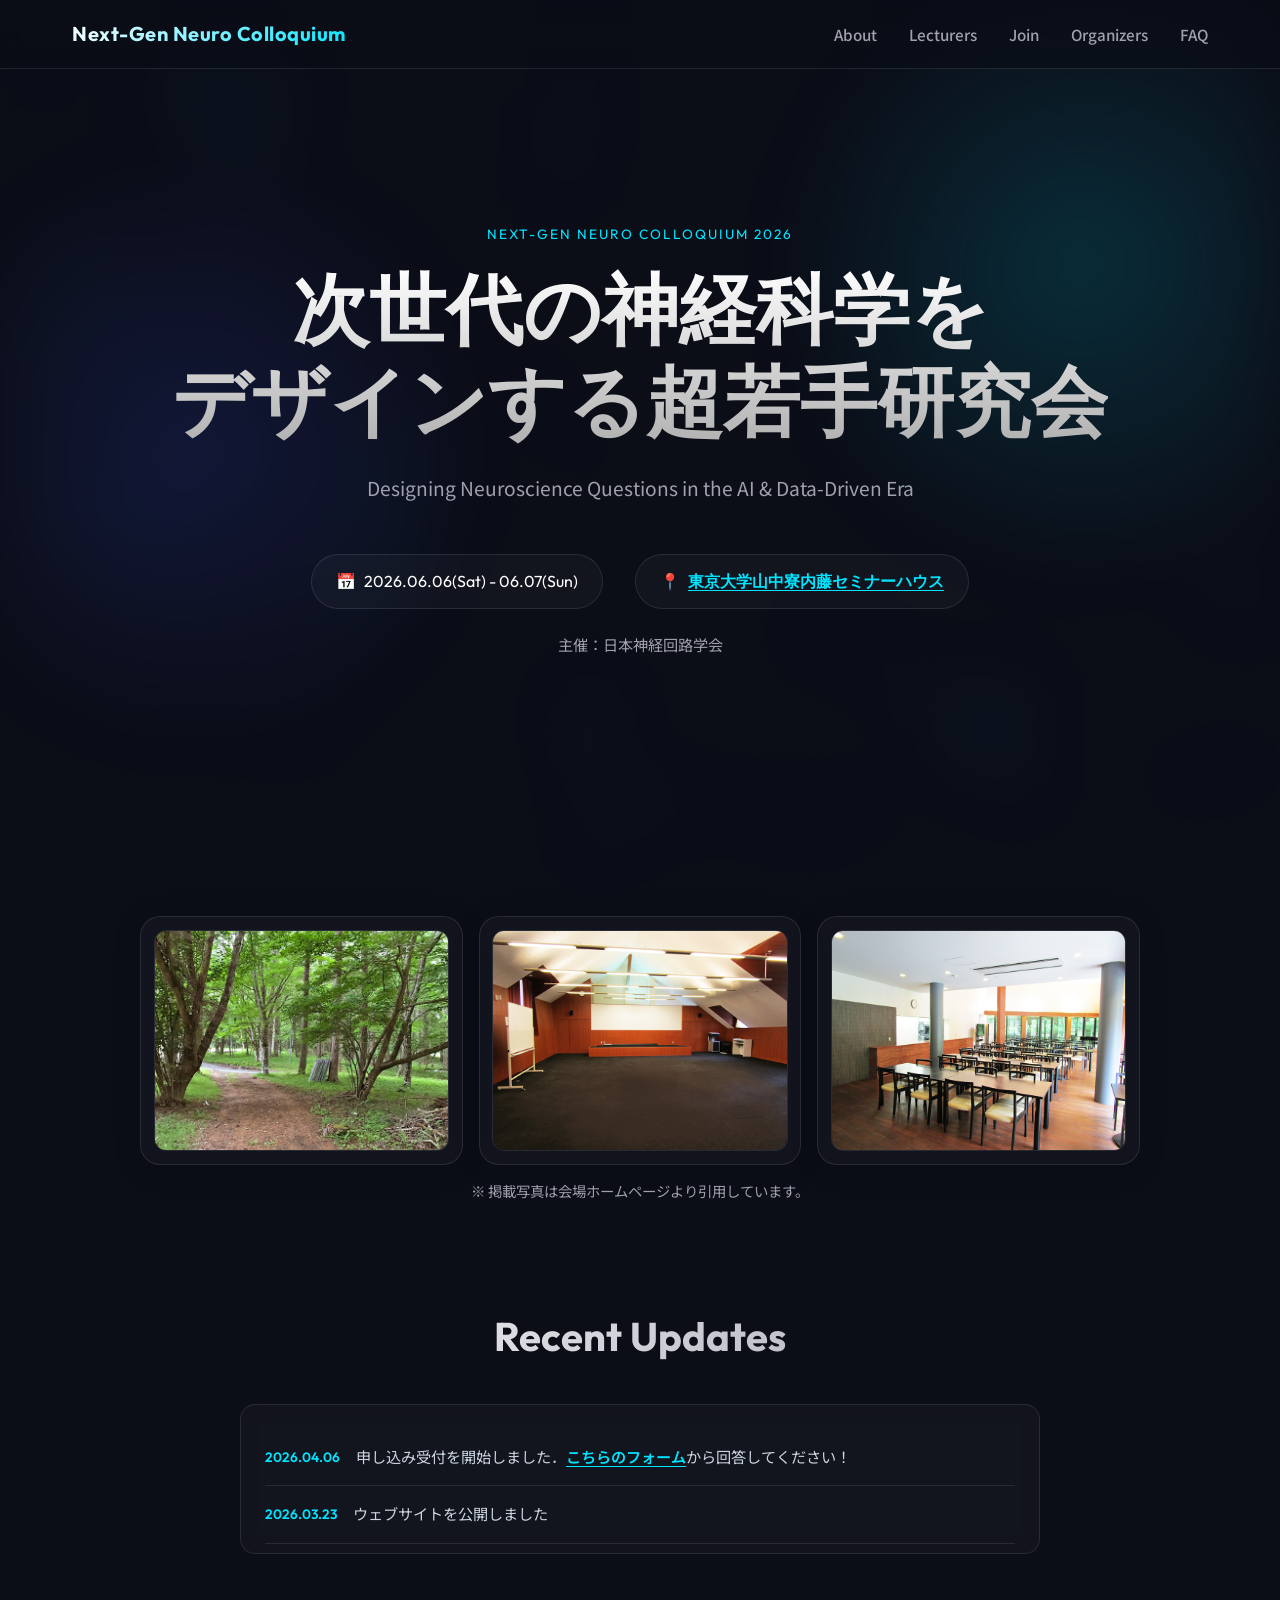
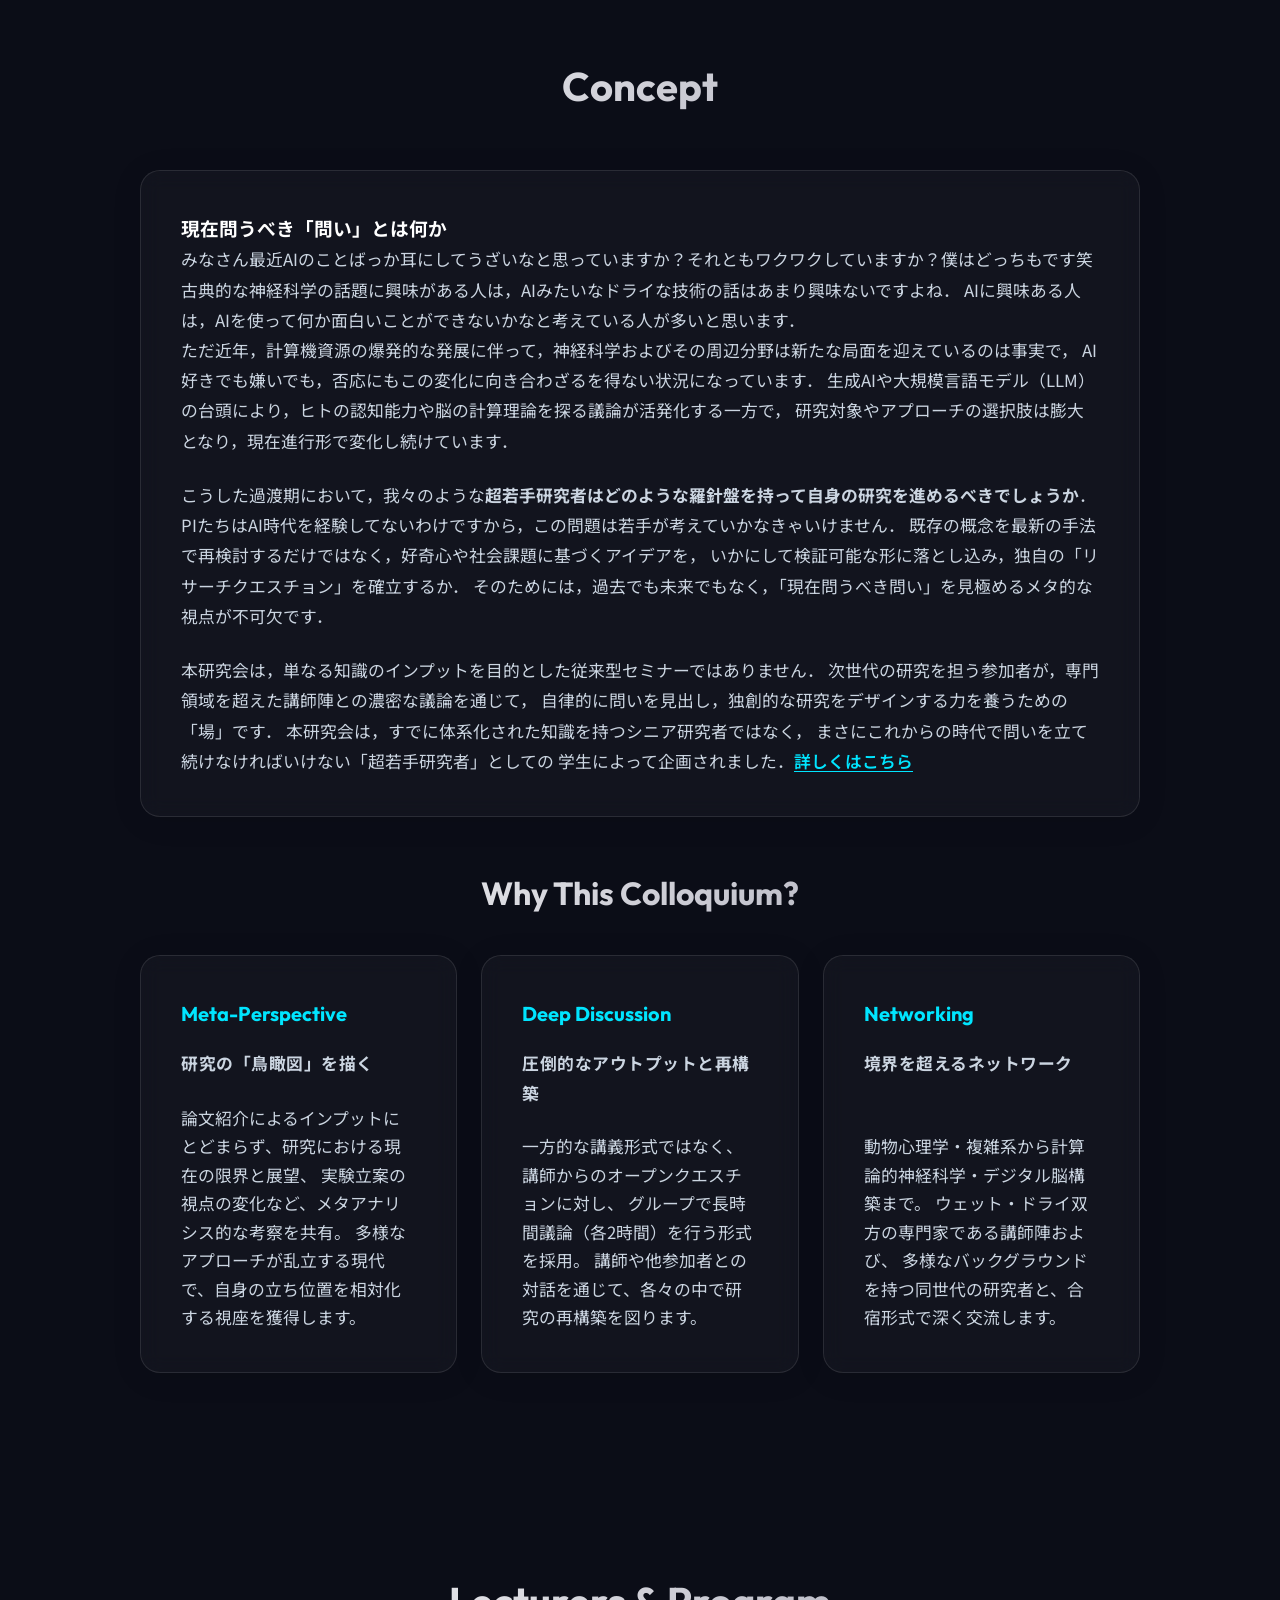
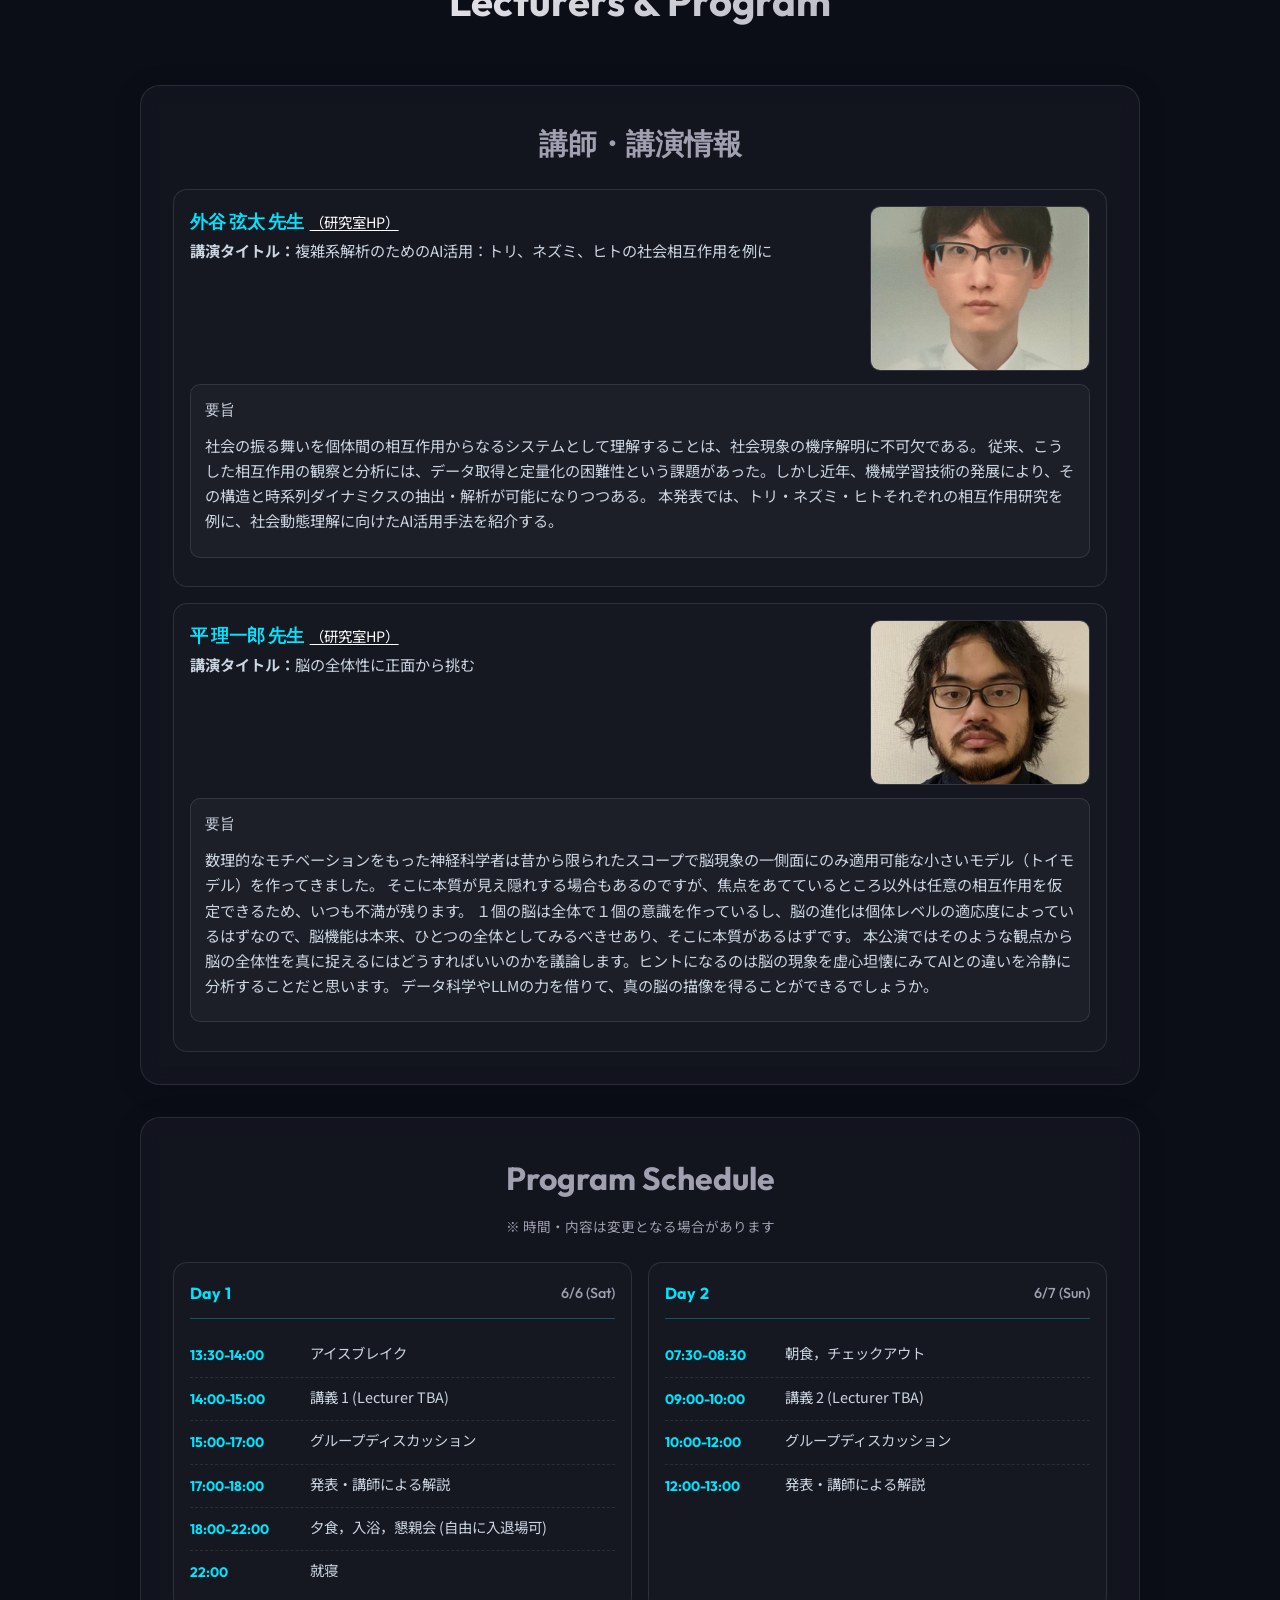
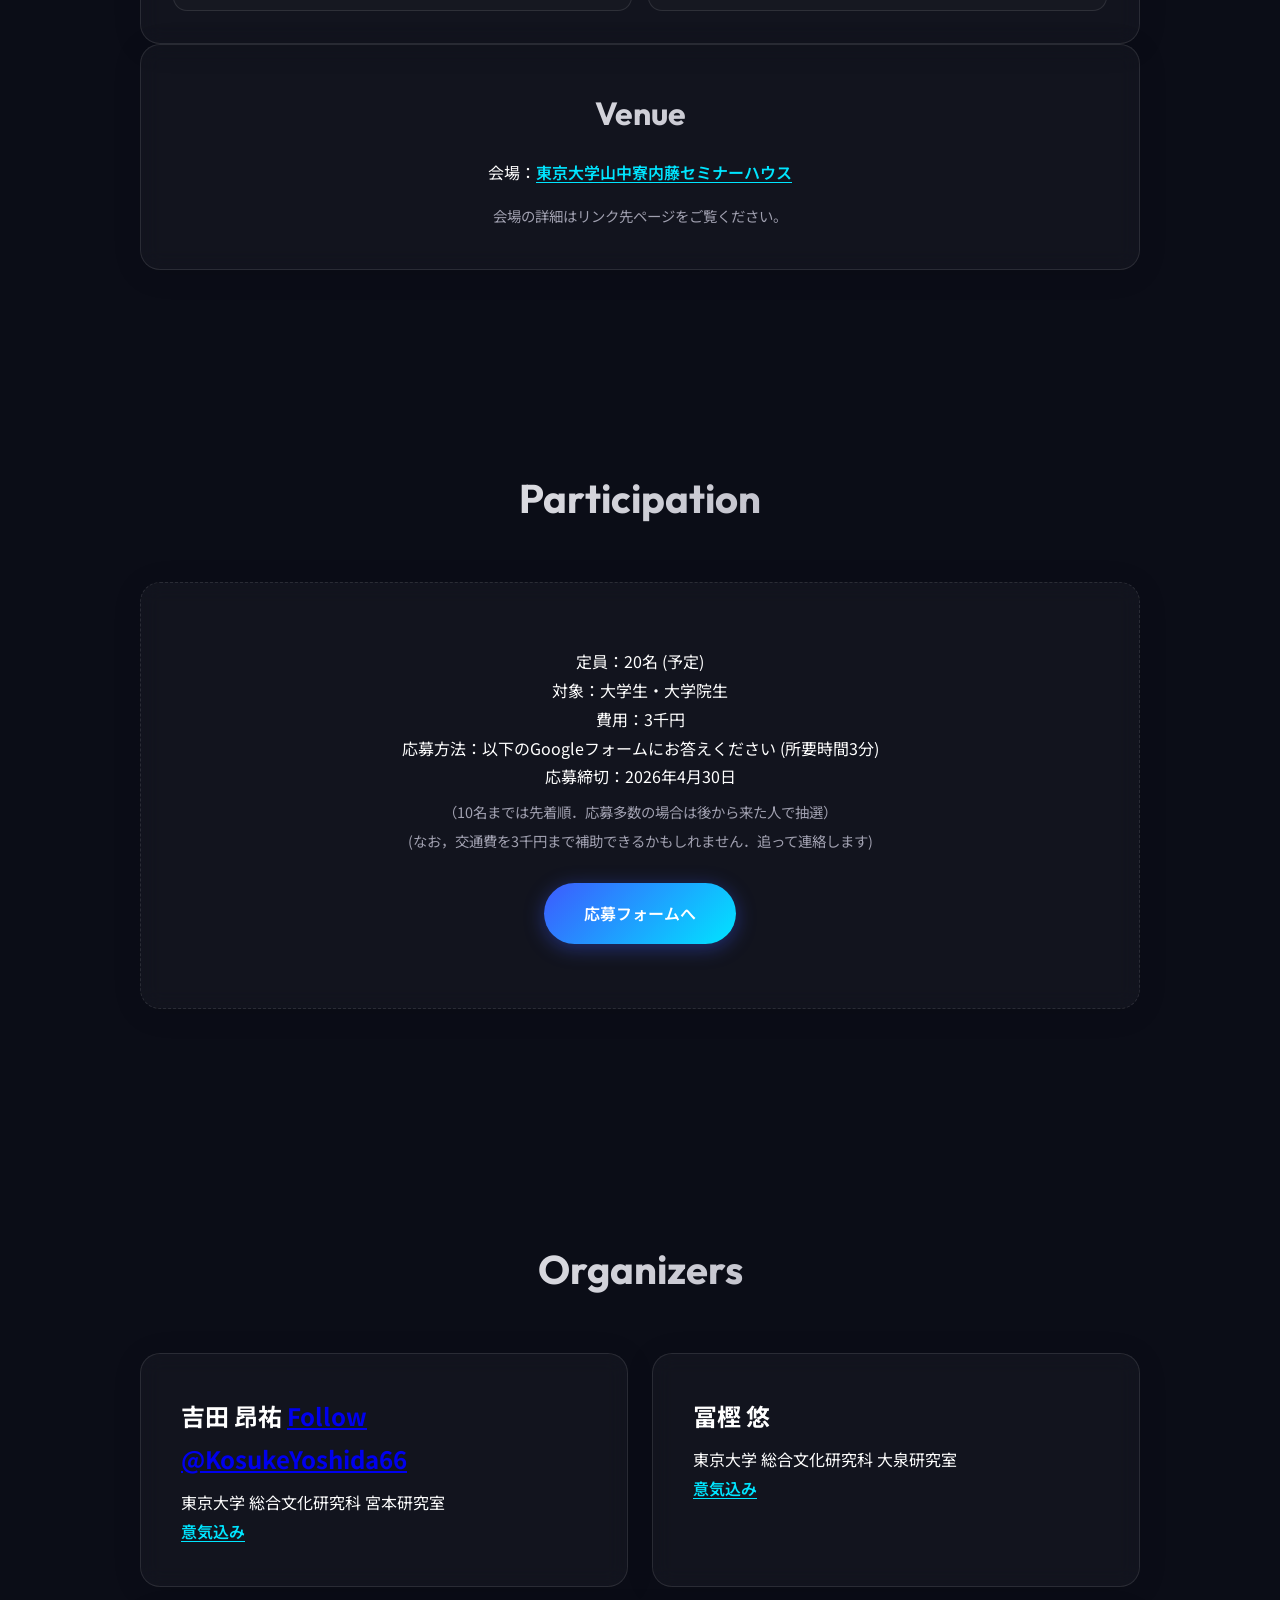
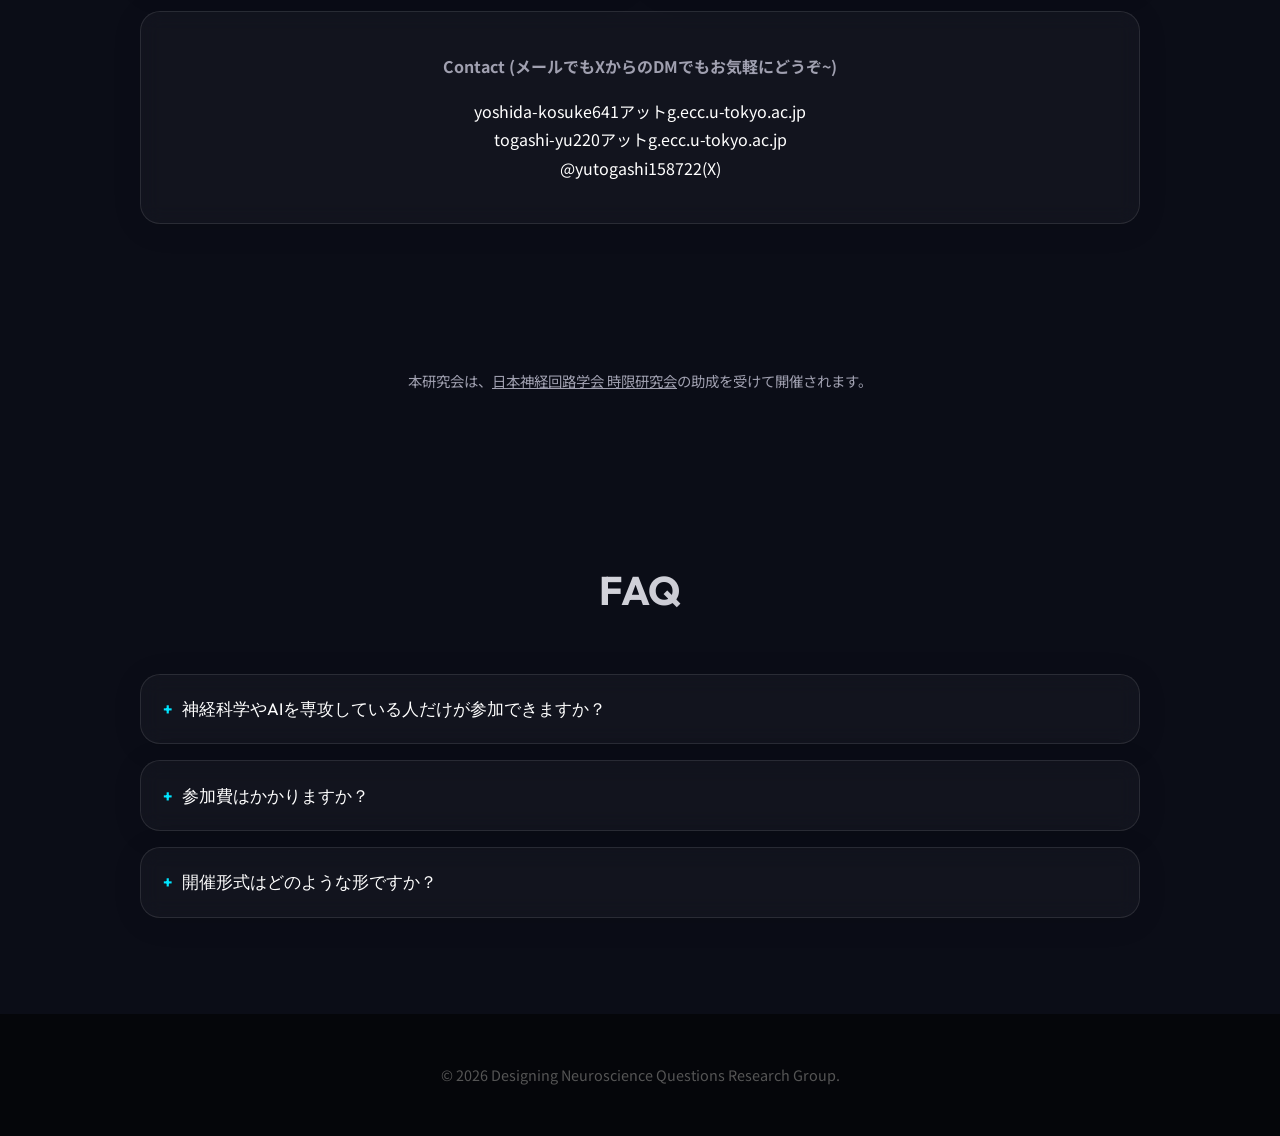
<file: index.html>
<!DOCTYPE html>
<html lang="ja">

<head>
    <meta charset="UTF-8">
    <meta name="viewport" content="width=device-width, initial-scale=1.0">
    <title>次世代の神経科学をデザインする超若手研究会</title>
    <meta name="description" content="次世代の神経科学をデザインする超若手研究会。2026年6月6日-7日、東京大学山中寮内藤セミナーハウスにて開催。">
    <!-- <meta name="robots" content="noindex, nofollow"> -->

    <!-- Fonts -->
    <link rel="preconnect" href="https://fonts.googleapis.com">
    <link rel="preconnect" href="https://fonts.gstatic.com" crossorigin>
    <link
        href="https://fonts.googleapis.com/css2?family=Noto+Sans+JP:wght@300;400;500;700&family=Outfit:wght@300;400;600;700&display=swap"
        rel="stylesheet">

    <link rel="stylesheet" href="style.css">
</head>

<body>
    <div class="background-canvas" id="canvas-container"></div>

    <nav class="glass-nav">
        <div class="nav-content">
            <div class="logo">Next-Gen Neuro Colloquium</div>
            <ul class="nav-links">
                <li><a href="#about">About</a></li>
                <li><a href="#lecturers">Lecturers</a></li>
                <li><a href="#join">Join</a></li>
                <li><a href="#organizers">Organizers</a></li>
                <li><a href="#faq">FAQ</a></li>
            </ul>
        </div>
    </nav>

    <main>
        <section id="hero">
            <div class="hero-content fade-in-up">
                <span class="eyebrow">Next-Gen Neuro Colloquium 2026</span>
                <h1>次世代の神経科学を<br>デザインする超若手研究会</h1>
                <p class="subtitle">Designing Neuroscience Questions in the AI & Data-Driven Era</p>

                <div class="event-details">
                    <div class="detail-item">
                        <span class="icon">📅</span>
                        <span>2026.06.06(Sat) - 06.07(Sun)</span>
                    </div>
                    <div class="detail-item">
                        <span class="icon">📍</span>
                        <span><a href="venue.html" class="concept-link">東京大学山中寮内藤セミナーハウス</a></span>
                    </div>
                </div>

                <p class="hero-host">主催：日本神経回路学会</p>

                <!-- <a href="#about" class="cta-button">詳しく見る</a> -->
            </div>
        </section>

        <section id="hero-gallery">
            <div class="container">
                <div class="hero-gallery-grid">
                    <figure class="glass-card hero-gallery-item fade-in-observe">
                        <img src="images/hero/nature.jpg" alt="研究会のイメージ 1" loading="lazy">
                    </figure>
                    <figure class="glass-card hero-gallery-item fade-in-observe">
                        <img src="images/hero/lecture_room2.jpg" alt="研究会のイメージ 2" loading="lazy">
                    </figure>
                    <figure class="glass-card hero-gallery-item fade-in-observe">
                        <img src="images/hero/dining.jpg" alt="研究会のイメージ 3" loading="lazy">
                    </figure>
                </div>
                <p class="small-text" style="text-align: center; margin-top: 0.8rem;">※ 掲載写真は会場ホームページより引用しています。</p>
            </div>
        </section>

        <section id="updates">
            <div class="container">
                <h2 class="section-title">Recent Updates</h2>
                <div class="updates-scroll">
                    <div class="update-item">
                        <span class="update-date">2026.04.06</span>
                        <span class="update-content">申し込み受付を開始しました．<a href="https://forms.gle/3rjvjoW8cFjCJvwq7" class="concept-link" target="_blank">こちらのフォーム</a>から回答してください！</span>
                        <!-- <a href="https://forms.gle/3rjvjoW8cFjCJvwq7" class="cta-button" target="_blank">応募フォームへ</a> -->
                    </div>
                    <div class="update-item">
                        <span class="update-date">2026.03.23</span>
                        <span class="update-content">ウェブサイトを公開しました</span>
                    </div>
                    <div class="update-item">
                        <span class="update-date">2026.01.10</span>
                        <span class="update-content">本研究会の開催が決定しました</span>
                    </div>
                </div>
            </div>
        </section>

        <section id="about">
            <div class="container">
                <h2 class="section-title">Concept</h2>
                <div class="card glass-card fade-in-observe">
                    <h3>現在問うべき「問い」とは何か</h3>
                    <p>
                        みなさん最近AIのことばっか耳にしてうざいなと思っていますか？それともワクワクしていますか？僕はどっちもです笑
                        古典的な神経科学の話題に興味がある人は，AIみたいなドライな技術の話はあまり興味ないですよね．
                        AIに興味ある人は，AIを使って何か面白いことができないかなと考えている人が多いと思います．
                        <br>
                        ただ近年，計算機資源の爆発的な発展に伴って，神経科学およびその周辺分野は新たな局面を迎えているのは事実で，
                        AI好きでも嫌いでも，否応にもこの変化に向き合わざるを得ない状況になっています．
                        生成AIや大規模言語モデル（LLM）の台頭により，ヒトの認知能力や脳の計算理論を探る議論が活発化する一方で，
                        研究対象やアプローチの選択肢は膨大となり，現在進行形で変化し続けています．
                    </p>
                    <p>
                        こうした過渡期において，我々のような<strong>超若手研究者はどのような羅針盤を持って自身の研究を進めるべきでしょうか</strong>．
                        PIたちはAI時代を経験してないわけですから，この問題は若手が考えていかなきゃいけません．
                        既存の概念を最新の手法で再検討するだけではなく，好奇心や社会課題に基づくアイデアを，
                        いかにして検証可能な形に落とし込み，独自の「リサーチクエスチョン」を確立するか．
                        そのためには，過去でも未来でもなく，「現在問うべき問い」を見極めるメタ的な視点が不可欠です．
                    </p>
                    <p>
                        本研究会は，単なる知識のインプットを目的とした従来型セミナーではありません．
                        次世代の研究を担う参加者が，専門領域を超えた講師陣との濃密な議論を通じて，
                        自律的に問いを見出し，独創的な研究をデザインする力を養うための「場」です．
                        本研究会は，すでに体系化された知識を持つシニア研究者ではなく，
                        まさにこれからの時代で問いを立て続けなければいけない「超若手研究者」としての
                        学生によって企画されました．<a href="concept-detail.html" class="concept-link">詳しくはこちら</a>
                    </p>
                </div>

                <h3 class="section-subtitle mt-4">Why This Colloquium?</h3>
                <div class="features-grid">
                    <div class="feature-card glass-card fade-in-observe">
                        <h4>Meta-Perspective</h4>
                        <p class="feature-desc">研究の「鳥瞰図」を描く</p>
                        <p>
                            論文紹介によるインプットにとどまらず、研究における現在の限界と展望、
                            実験立案の視点の変化など、メタアナリシス的な考察を共有。
                            多様なアプローチが乱立する現代で、自身の立ち位置を相対化する視座を獲得します。
                        </p>
                    </div>
                    <div class="feature-card glass-card fade-in-observe">
                        <h4>Deep Discussion</h4>
                        <p class="feature-desc">圧倒的なアウトプットと再構築</p>
                        <p>
                            一方的な講義形式ではなく、講師からのオープンクエスチョンに対し、
                            グループで長時間議論（各2時間）を行う形式を採用。
                            講師や他参加者との対話を通じて、各々の中で研究の再構築を図ります。
                        </p>
                    </div>
                    <div class="feature-card glass-card fade-in-observe">
                        <h4>Networking</h4>
                        <p class="feature-desc">境界を超えるネットワーク</p>
                        <p>
                            動物心理学・複雑系から計算論的神経科学・デジタル脳構築まで。
                            ウェット・ドライ双方の専門家である講師陣および、
                            多様なバックグラウンドを持つ同世代の研究者と、合宿形式で深く交流します。
                        </p>
                    </div>
                </div>
            </div>
        </section>

        <section id="lecturers">
            <div class="container">
                <h2 class="section-title">Lecturers & Program</h2>
                <div class="card glass-card fade-in-observe lecture-info-card">
                    <h3 class="lecture-block-title">講師・講演情報</h3>
                    <div class="lecture-grid">
                        <article class="lecture-item">
                            <div class="lecture-top">
                                <div class="lecture-head">
                                    <div class="lecture-name-row">
                                        <h4 class="lecture-name">外谷 弦太 先生</h4>
                                        <a href="https://researchmap.jp/toyagenta" class="lecture-hp-link">（研究室HP）</a>
                                    </div>
                                    <p><strong>講演タイトル：</strong>複雑系解析のためのAI活用：トリ、ネズミ、ヒトの社会相互作用を例に</p>
                                </div>
                                <img src="images/lecturers/face.jpeg" alt="外谷先生の講演写真" loading="lazy" class="lecture-photo">
                            </div>
                            <div class="abstract-block">
                                <p class="abstract-label">要旨</p>
                                <p class="abstract-text">社会の振る舞いを個体間の相互作用からなるシステムとして理解することは、社会現象の機序解明に不可欠である。
                                    従来、こうした相互作用の観察と分析には、データ取得と定量化の困難性という課題があった。しかし近年、機械学習技術の発展により、その構造と時系列ダイナミクスの抽出・解析が可能になりつつある。
                                    本発表では、トリ・ネズミ・ヒトそれぞれの相互作用研究を例に、社会動態理解に向けたAI活用手法を紹介する。</p>
                            </div>
                        </article>
                        <article class="lecture-item">
                            <div class="lecture-top">
                                <div class="lecture-head">
                                    <div class="lecture-name-row">
                                        <h4 class="lecture-name">平 理一郎 先生</h4>
                                        <a href="https://researchmap.jp/rhira" class="lecture-hp-link">（研究室HP）</a>
                                    </div>
                                    <p><strong>講演タイトル：</strong>脳の全体性に正面から挑む</p>
                                </div>
                                <img src="images/lecturers/4B-05_Hira.png" alt="平先生の講演写真" loading="lazy" class="lecture-photo">
                            </div>
                            <div class="abstract-block">
                                <p class="abstract-label">要旨</p>
                                <p class="abstract-text">数理的なモチベーションをもった神経科学者は昔から限られたスコープで脳現象の一側面にのみ適用可能な小さいモデル（トイモデル）を作ってきました。
                                    そこに本質が見え隠れする場合もあるのですが、焦点をあてているところ以外は任意の相互作用を仮定できるため、いつも不満が残ります。
                                    １個の脳は全体で１個の意識を作っているし、脳の進化は個体レベルの適応度によっているはずなので、脳機能は本来、ひとつの全体としてみるべきせあり、そこに本質があるはずです。
                                    本公演ではそのような観点から脳の全体性を真に捉えるにはどうすればいいのかを議論します。ヒントになるのは脳の現象を虚心坦懐にみてAIとの違いを冷静に分析することだと思います。
                                    データ科学やLLMの力を借りて、真の脳の描像を得ることができるでしょうか。</p>
                            </div>
                        </article>
                    </div>
                    <!-- <p class="small-text" style="text-align: center; margin-top: 0.8rem;">※ 写真とリンクは確定後に差し替えてください。</p> -->
                </div>
                <div class="card glass-card schedule-card fade-in-observe">
                    <div class="schedule-title">
                        <h3>Program Schedule</h3>
                        <p class="schedule-note">※ 時間・内容は変更となる場合があります</p>
                    </div>
                    <div class="schedule-grid">
                        <div class="schedule-day">
                            <h4><span class="day-label">Day 1</span><span class="day-date">6/6 (Sat)</span></h4>
                            <div class="schedule-list">
                                <div class="schedule-item">
                                    <span class="schedule-time">13:30-14:00</span>
                                    <span class="schedule-content">アイスブレイク</span>
                                </div>
                                <div class="schedule-item">
                                    <span class="schedule-time">14:00-15:00</span>
                                    <span class="schedule-content">講義 1 (Lecturer TBA)</span>
                                </div>
                                <div class="schedule-item">
                                    <span class="schedule-time">15:00-17:00</span>
                                    <span class="schedule-content">グループディスカッション</span>
                                </div>
                                <div class="schedule-item">
                                    <span class="schedule-time">17:00-18:00</span>
                                    <span class="schedule-content">発表・講師による解説</span>
                                </div>
                                <div class="schedule-item">
                                    <span class="schedule-time">18:00-22:00</span>
                                    <span class="schedule-content">夕食，入浴，懇親会 (自由に入退場可)</span>
                                </div>
                                <div class="schedule-item">
                                    <span class="schedule-time">22:00</span>
                                    <span class="schedule-content">就寝</span>
                                </div>
                            </div>
                        </div>
                        <div class="schedule-day">
                            <h4><span class="day-label">Day 2</span><span class="day-date">6/7 (Sun)</span></h4>
                            <div class="schedule-list">
                                <div class="schedule-item">
                                    <span class="schedule-time">07:30-08:30</span>
                                    <span class="schedule-content">朝食，チェックアウト</span>
                                </div>
                                <div class="schedule-item">
                                    <span class="schedule-time">09:00-10:00</span>
                                    <span class="schedule-content">講義 2 (Lecturer TBA)</span>
                                </div>
                                <div class="schedule-item">
                                    <span class="schedule-time">10:00-12:00</span>
                                    <span class="schedule-content">グループディスカッション</span>
                                </div>
                                <div class="schedule-item">
                                    <span class="schedule-time">12:00-13:00</span>
                                    <span class="schedule-content">発表・講師による解説</span>
                                </div>
                            </div>
                        </div>
                    </div>
                </div>
                <div class="card glass-card fade-in-observe" style="text-align: center;">
                    <h3 class="section-subtitle" style="margin-top: 0; margin-bottom: 1rem;">Venue</h3>
                    <p>
                        会場：<a href="venue.html" class="concept-link">東京大学山中寮内藤セミナーハウス</a>
                    </p>
                    <p class="small-text">会場の詳細はリンク先ページをご覧ください。</p>
                </div>
            </div>
        </section>

        <section id="join">
            <div class="container">
                <h2 class="section-title">Participation</h2>
                <div class="card glass-card tba-card fade-in-observe">
                    <div class="tba-content">
                        <!-- <p>参加募集の詳細は近日公開予定です。</p> -->
                        <ul class="participation-preview">
                            <p>定員：20名 (予定)</p>
                            <p>対象：大学生・大学院生</p>
                            <p>費用：3千円</p>
                            <p>応募方法：以下のGoogleフォームにお答えください (所要時間3分)</p>
                            <p>応募締切：2026年4月30日</p>
                        </ul>

                        <p class="small-text" style="margin-top: 0.5rem;">（10名までは先着順．応募多数の場合は後から来た人で抽選）</p>
                        <p class="small-text" style="margin-top: 0.2rem;">(なお，交通費を3千円まで補助できるかもしれません．追って連絡します)</p>
                        <br>
                        <a href="https://forms.gle/3rjvjoW8cFjCJvwq7" class="cta-button" target="_blank">応募フォームへ</a>
                    </div>
                </div>
            </div>
        </section>

        <section id="organizers">
            <div class="container">
                <h2 class="section-title">Organizers</h2>
                <div class="organizers-grid">
                    <div class="organizer-card glass-card fade-in-observe">
                        <h3>吉田 昂祐  <a href="https://twitter.com/KosukeYoshida66?ref_src=twsrc%5Etfw" class="twitter-follow-button" data-show-count="false">Follow @KosukeYoshida66</a><script async src="https://platform.twitter.com/widgets.js" charset="utf-8"></script></h3>
                        <p class="affiliation">東京大学 総合文化研究科 宮本研究室 </p>
                        <a href="concept-detail.html" class="concept-link">意気込み</a>
                    </div>
                    <div class="organizer-card glass-card fade-in-observe">
                        <h3>冨樫 悠</h3>
                        <p class="affiliation">東京大学 総合文化研究科 大泉研究室</p>
                        <a href="concept-detail.html" class="concept-link">意気込み</a>
                    </div>
                </div>
                <div class="contact-info glass-card mt-4 fade-in-observe">
                    <h4>Contact (メールでもXからのDMでもお気軽にどうぞ~)</h4>
                    <p>yoshida-kosuke641アットg.ecc.u-tokyo.ac.jp</p>
                    <p>togashi-yu220アットg.ecc.u-tokyo.ac.jp</p>
                    <p>@yutogashi158722(X)</p>
                </div>
            </div>
        </section>

        <section id="support">
            <div class="container" style="text-align: center; margin-top: -4rem; margin-bottom: 2rem;">
                <p class="small-text">
                    本研究会は、<a href="https://jnns.org/events/jigen/" target="_blank"
                        style="color: var(--text-secondary); text-decoration: underline;">日本神経回路学会
                        時限研究会</a>の助成を受けて開催されます。
                </p>
            </div>
        </section>

        <section id="faq">
            <div class="container">
                <h2 class="section-title">FAQ</h2>
                <div class="faq-list">
                    <details class="glass-card faq-item fade-in-observe">
                        <summary>神経科学やAIを専攻している人だけが参加できますか？</summary>
                        <p>分野をまたいだ議論を歓迎しているのでいろんな分野の人が来てくださると嬉しいです。ですので、
                        神経科学やAIを専攻していない人も大歓迎です！
                        </p>
                    </details>
                    <details class="glass-card faq-item fade-in-observe">
                        <summary>参加費はかかりますか？</summary>
                        <p>参加費は3千円 (+現地までの交通費) です。ただ、交通費は3千円まで補助できるかもしれません。</p>
                    </details>
                    <details class="glass-card faq-item fade-in-observe">
                        <summary>開催形式はどのような形ですか？</summary>
                        <p>東京大学山中寮内藤セミナーハウスでの1泊2日の合宿形式で開催します。</p>
                    </details>
                </div>
            </div>
        </section>
    </main>

    <footer>
        <p>&copy; 2026 Designing Neuroscience Questions Research Group.</p>
    </footer>

    <script src="script.js"></script>
</body>

</html>
</file>
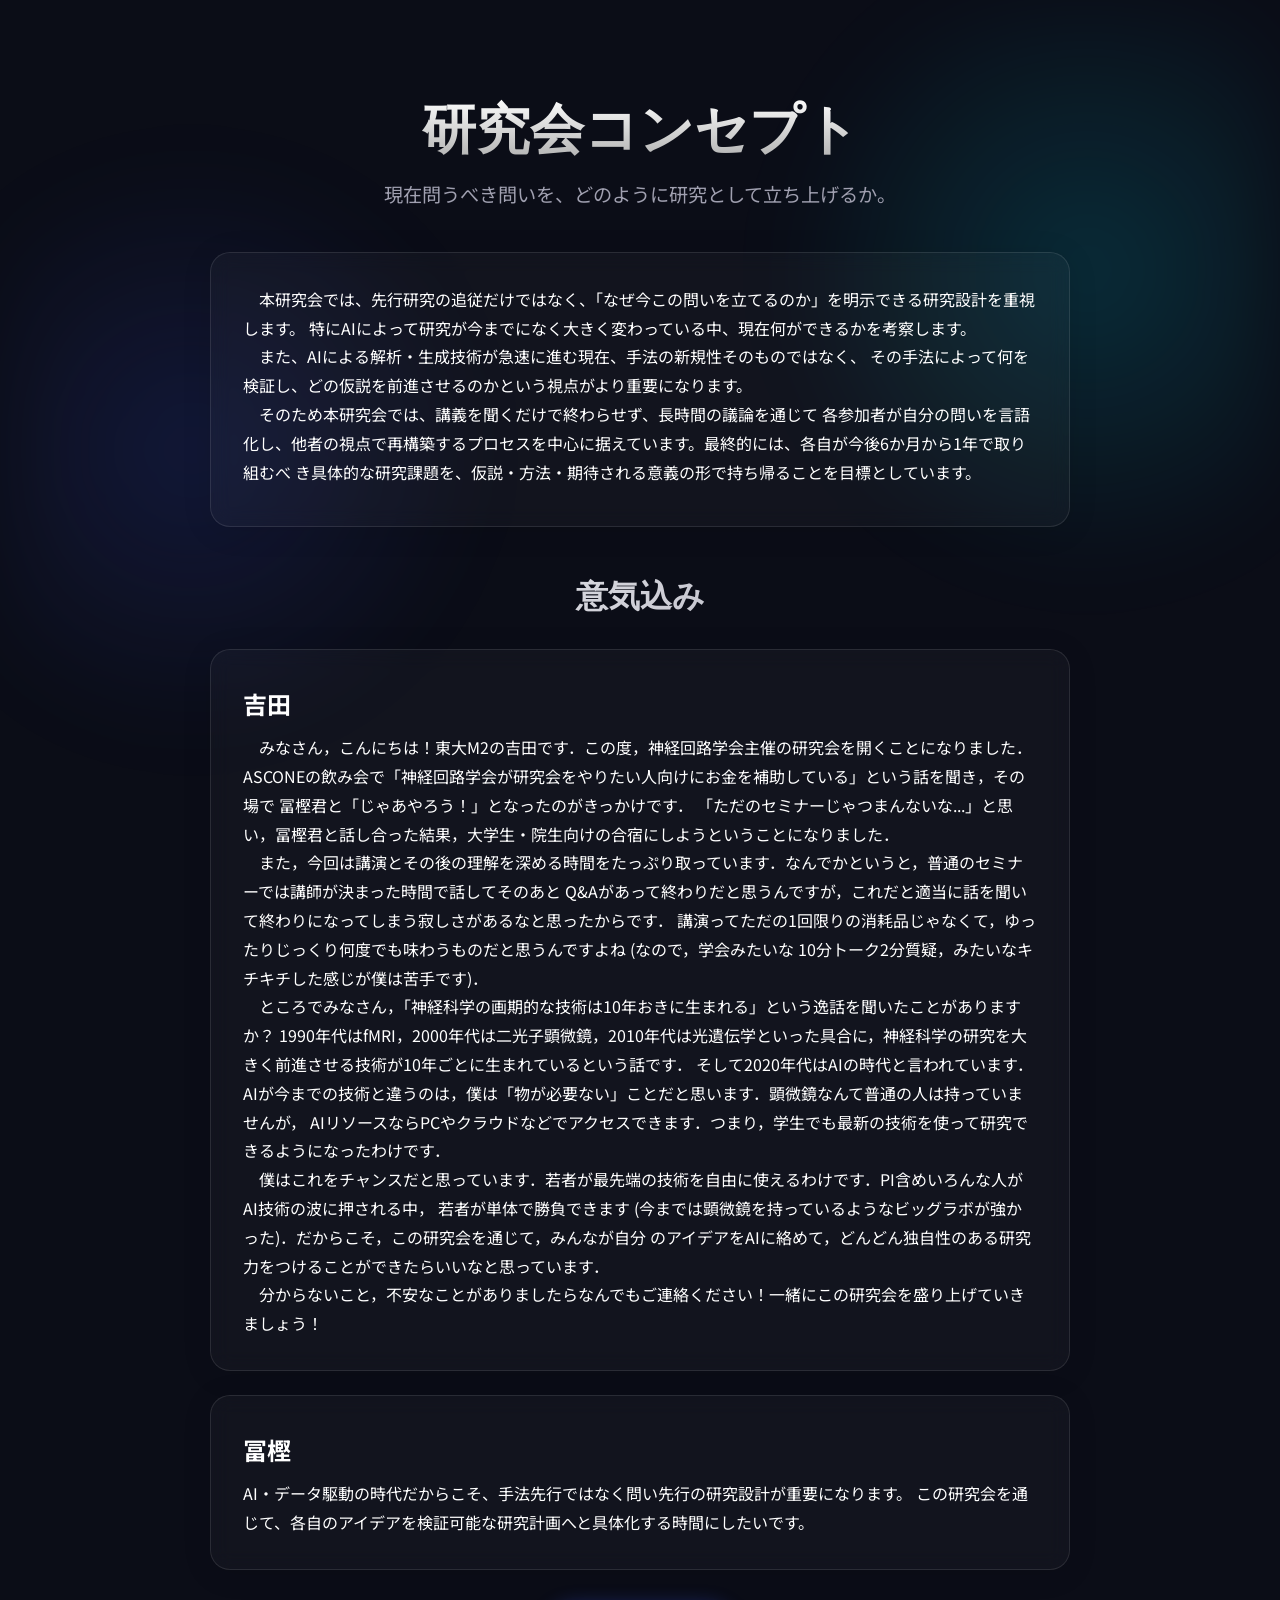
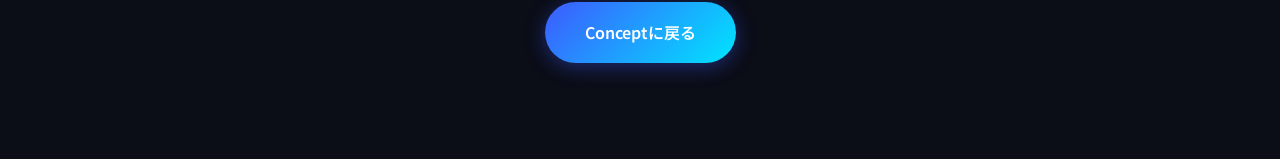
<file: concept-detail.html>
<!DOCTYPE html>
<html lang="ja">

<head>
    <meta charset="UTF-8">
    <meta name="viewport" content="width=device-width, initial-scale=1.0">
    <title>Concept Detail | Next-Gen Neuro Colloquium 2026</title>
    <meta name="description" content="研究会コンセプトの詳細ページです。">

    <link rel="preconnect" href="https://fonts.googleapis.com">
    <link rel="preconnect" href="https://fonts.gstatic.com" crossorigin>
    <link
        href="https://fonts.googleapis.com/css2?family=Noto+Sans+JP:wght@300;400;500;700&family=Outfit:wght@300;400;600;700&display=swap"
        rel="stylesheet">
    <link rel="stylesheet" href="style.css">
</head>

<body>
    <div class="background-canvas"></div>

    <main>
        <section>
            <div class="container" style="max-width: 860px;">
                <h1 style="font-size: clamp(2rem, 5vw, 3.4rem); margin-bottom: 1rem;">研究会コンセプト</h1>
                <p class="subtitle" style="margin-bottom: 2.5rem;">現在問うべき問いを、どのように研究として立ち上げるか。</p>

                <div class="card glass-card" style="padding: 2rem 2rem 2.5rem;">
                    <p>
                        &emsp;本研究会では、先行研究の追従だけではなく、「なぜ今この問いを立てるのか」を明示できる研究設計を重視します。
                        特にAIによって研究が今までになく大きく変わっている中、現在何ができるかを考察します。
                    </p>
                    <p>
                        &emsp;また、AIによる解析・生成技術が急速に進む現在、手法の新規性そのものではなく、
                        その手法によって何を検証し、どの仮説を前進させるのかという視点がより重要になります。
                    </p>
                    <p>
                        &emsp;そのため本研究会では、講義を聞くだけで終わらせず、長時間の議論を通じて
                        各参加者が自分の問いを言語化し、他者の視点で再構築するプロセスを中心に据えています。最終的には、各自が今後6か月から1年で取り組むべ
                        き具体的な研究課題を、仮説・方法・期待される意義の形で持ち帰ることを目標としています。
                    </p>
                </div>
                <h2 class="section-subtitle" style="margin-top: 2.5rem; margin-bottom: 1.5rem;">意気込み</h2>
                <div class="organizers-grid organizers-grid-horizontal">
                    <div class="organizer-card glass-card" style="padding: 2rem;">
                        <!-- <p class="small-text" style="margin-top: 0; margin-bottom: 0.4rem;">Speaker</p> -->
                        <h3>吉田</h3>
                        <p>
                            &emsp;みなさん，こんにちは！東大M2の吉田です．この度，神経回路学会主催の研究会を開くことになりました．
                            ASCONEの飲み会で「神経回路学会が研究会をやりたい人向けにお金を補助している」という話を聞き，その場で
                            冨樫君と「じゃあやろう！」となったのがきっかけです．
                            「ただのセミナーじゃつまんないな...」と思い，冨樫君と話し合った結果，大学生・院生向けの合宿にしようということになりました．
                        </p>
                        <p>
                            &emsp;また，今回は講演とその後の理解を深める時間をたっぷり取っています．なんでかというと，普通のセミナーでは講師が決まった時間で話してそのあと
                            Q&Aがあって終わりだと思うんですが，これだと適当に話を聞いて終わりになってしまう寂しさがあるなと思ったからです．
                            講演ってただの1回限りの消耗品じゃなくて，ゆったりじっくり何度でも味わうものだと思うんですよね (なので，学会みたいな
                            10分トーク2分質疑，みたいなキチキチした感じが僕は苦手です)．
                        </p>
                        <p>
                            &emsp;ところでみなさん，「神経科学の画期的な技術は10年おきに生まれる」という逸話を聞いたことがありますか？
                            1990年代はfMRI，2000年代は二光子顕微鏡，2010年代は光遺伝学といった具合に，神経科学の研究を大きく前進させる技術が10年ごとに生まれているという話です．
                            そして2020年代はAIの時代と言われています．AIが今までの技術と違うのは，僕は「物が必要ない」ことだと思います．顕微鏡なんて普通の人は持っていませんが，
                            AIリソースならPCやクラウドなどでアクセスできます．つまり，学生でも最新の技術を使って研究できるようになったわけです．
                        </p>
                        <p>
                            &emsp;僕はこれをチャンスだと思っています．若者が最先端の技術を自由に使えるわけです．PI含めいろんな人がAI技術の波に押される中，
                            若者が単体で勝負できます (今までは顕微鏡を持っているようなビッグラボが強かった)．だからこそ，この研究会を通じて，みんなが自分
                            のアイデアをAIに絡めて，どんどん独自性のある研究力をつけることができたらいいなと思っています．
                        </p>
                        <p>
                            &emsp;分からないこと，不安なことがありましたらなんでもご連絡ください！一緒にこの研究会を盛り上げていきましょう！
                        </p>
                    </div>
                    <div class="organizer-card glass-card" style="padding: 2rem;">
                        <!-- <p class="small-text" style="margin-top: 0; margin-bottom: 0.4rem;">Speaker</p> -->
                        <h3>冨樫</h3>
                        <p>
                            AI・データ駆動の時代だからこそ、手法先行ではなく問い先行の研究設計が重要になります。
                            この研究会を通じて、各自のアイデアを検証可能な研究計画へと具体化する時間にしたいです。
                        </p>
                    </div>
                </div>
                <div style="margin-top: 2rem; text-align: center;">
                    <a href="index.html#about" class="cta-button">Conceptに戻る</a>
                </div>
            </div>
        </section>
    </main>
</body>

</html>
</file>
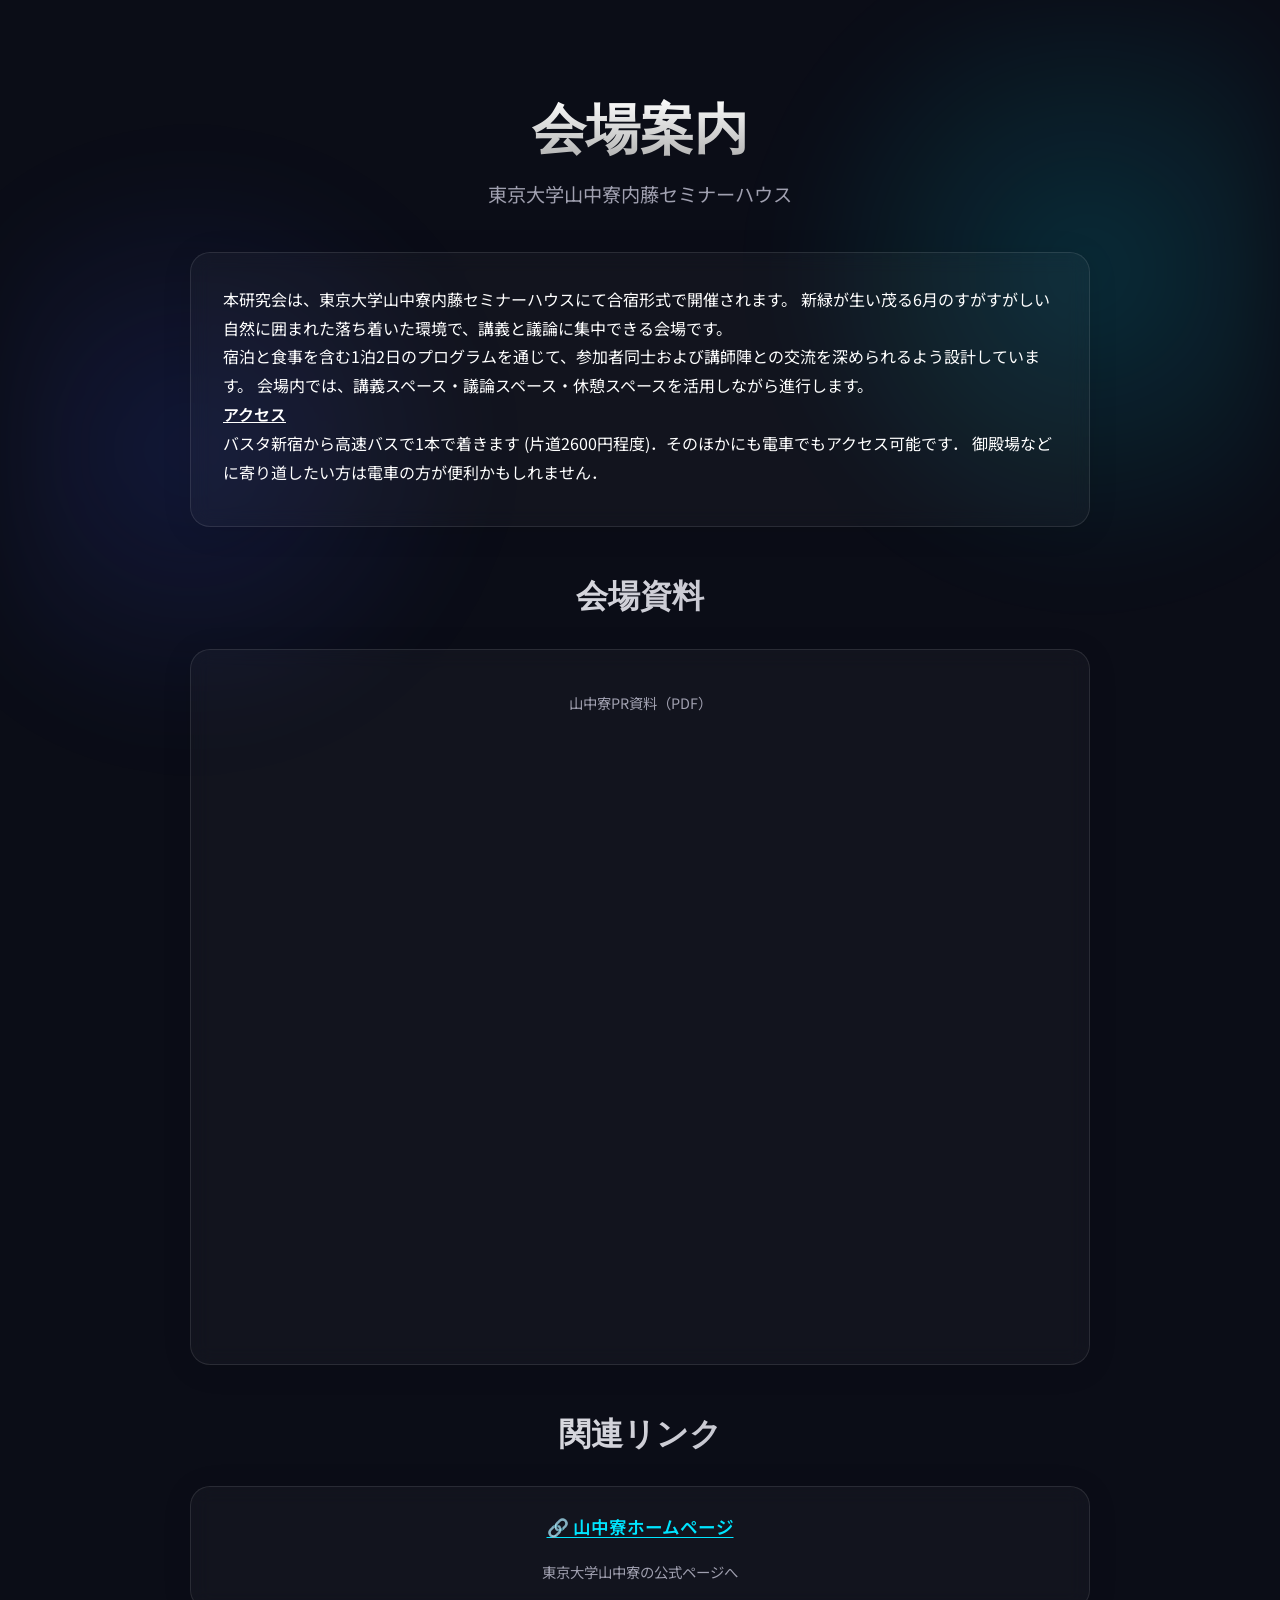
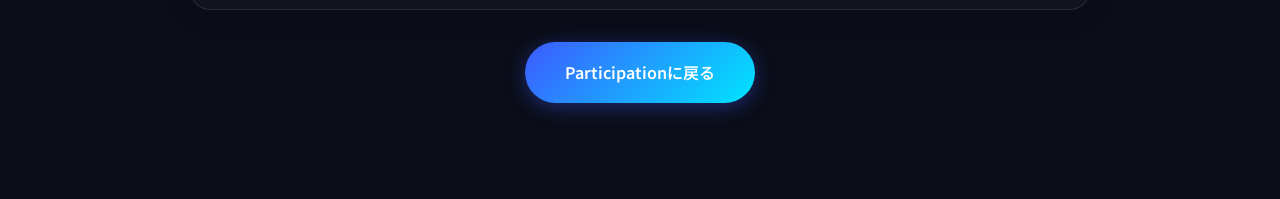
<file: venue.html>
<!DOCTYPE html>
<html lang="ja">

<head>
    <meta charset="UTF-8">
    <meta name="viewport" content="width=device-width, initial-scale=1.0">
    <title>Venue | Next-Gen Neuro Colloquium 2026</title>
    <meta name="description" content="会場である東京大学山中寮内藤セミナーハウスの紹介ページです。">

    <link rel="preconnect" href="https://fonts.googleapis.com">
    <link rel="preconnect" href="https://fonts.gstatic.com" crossorigin>
    <link
        href="https://fonts.googleapis.com/css2?family=Noto+Sans+JP:wght@300;400;500;700&family=Outfit:wght@300;400;600;700&display=swap"
        rel="stylesheet">
    <link rel="stylesheet" href="style.css">
</head>

<body>
    <div class="background-canvas"></div>

    <main>
        <section>
            <div class="container" style="max-width: 900px;">
                <h1 style="font-size: clamp(2rem, 5vw, 3.4rem); margin-bottom: 1rem;">会場案内</h1>
                <p class="subtitle" style="margin-bottom: 2.5rem;">東京大学山中寮内藤セミナーハウス</p>

                <div class="card glass-card" style="padding: 2rem 2rem 2.5rem;">
                    <p>
                        本研究会は、東京大学山中寮内藤セミナーハウスにて合宿形式で開催されます。
                        新緑が生い茂る6月のすがすがしい自然に囲まれた落ち着いた環境で、講義と議論に集中できる会場です。
                    </p>
                    <p>
                        宿泊と食事を含む1泊2日のプログラムを通じて、参加者同士および講師陣との交流を深められるよう設計しています。
                        会場内では、講義スペース・議論スペース・休憩スペースを活用しながら進行します。
                    </p>
                    <p style="text-decoration: underline; font-weight: 600;">アクセス</p>
                    <p>
                        バスタ新宿から高速バスで1本で着きます (片道2600円程度)．そのほかにも電車でもアクセス可能です．
                        御殿場などに寄り道したい方は電車の方が便利かもしれません．
                    </p>
                </div>

                <h2 class="section-subtitle" style="margin-top: 2.5rem; margin-bottom: 1.5rem;">会場資料</h2>
                <div class="card glass-card" style="padding: 1.5rem; text-align: center;">
                    <p class="small-text" style="margin-bottom: 1rem;">山中寮PR資料（PDF）</p>
                    <iframe src="yamanakaryo-pr.pdf" style="width: 100%; height: 600px; border: none; border-radius: 8px;" title="山中寮PR資料"></iframe>
                </div>

                <h2 class="section-subtitle" style="margin-top: 2.5rem; margin-bottom: 1.5rem;">関連リンク</h2>
                <div class="card glass-card" style="text-align: center; padding: 1.5rem;">
                    <p>
                        <a href="http://www.abreuvoir.co.jp/yamanaka/index.html" class="concept-link" style="font-size: 1.1rem;">🔗 山中寮ホームページ</a>
                    </p>
                    <p class="small-text">東京大学山中寮の公式ページへ</p>
                </div>

                <div style="margin-top: 2rem; text-align: center;">
                    <a href="index.html#join" class="cta-button">Participationに戻る</a>
                </div>
            </div>
        </section>
    </main>
</body>

</html>
</file>
<file: style.css>
:root {
    --bg-color: #0b0d17;
    --accent-primary: #3d5afe;
    /* Electric Blueish */
    --accent-secondary: #00e5ff;
    /* Cyan */
    --text-primary: #ffffff;
    --text-secondary: #a0a0b0;
    --glass-bg: rgba(255, 255, 255, 0.03);
    --glass-border: rgba(255, 255, 255, 0.1);
    --glass-highlight: rgba(255, 255, 255, 0.05);
    --font-heading: 'Outfit', sans-serif;
    --font-body: 'Noto Sans JP', sans-serif;
}

* {
    margin: 0;
    padding: 0;
    box-sizing: border-box;
}

body {
    background-color: var(--bg-color);
    color: var(--text-primary);
    font-family: var(--font-body);
    line-height: 1.8;
    overflow-x: hidden;
    position: relative;
    -webkit-font-smoothing: antialiased;
}

/* Background Animation Placeholder using CSS Gradients */
.background-canvas {
    position: fixed;
    top: 0;
    left: 0;
    width: 100vw;
    height: 100vh;
    z-index: -1;
    background:
        radial-gradient(circle at 15% 50%, rgba(61, 90, 254, 0.15), transparent 25%),
        radial-gradient(circle at 85% 30%, rgba(0, 229, 255, 0.15), transparent 25%);
    filter: blur(40px);
    animation: bgPulse 10s ease-in-out infinite alternate;
}

@keyframes bgPulse {
    0% {
        transform: scale(1);
        opacity: 0.8;
    }

    100% {
        transform: scale(1.1);
        opacity: 1;
    }
}

/* Navigation */
.glass-nav {
    position: fixed;
    top: 0;
    width: 100%;
    z-index: 100;
    background: rgba(11, 13, 23, 0.7);
    backdrop-filter: blur(12px);
    -webkit-backdrop-filter: blur(12px);
    border-bottom: 1px solid var(--glass-border);
    padding: 1rem 0;
    transition: all 0.3s ease;
}

.nav-content {
    max-width: 1200px;
    margin: 0 auto;
    display: flex;
    justify-content: space-between;
    align-items: center;
    padding: 0 2rem;
}

.logo {
    font-family: var(--font-heading);
    font-weight: 700;
    font-size: 1.25rem;
    background: linear-gradient(135deg, #fff, var(--accent-secondary));
    -webkit-background-clip: text;
    -webkit-text-fill-color: transparent;
    letter-spacing: 0.5px;
}

.nav-links {
    list-style: none;
    display: flex;
    gap: 2rem;
}

.nav-links a {
    color: var(--text-secondary);
    text-decoration: none;
    font-size: 0.95rem;
    font-weight: 500;
    transition: color 0.3s ease;
}

.nav-links a:hover {
    color: var(--accent-secondary);
}

/* Hero Section */
#hero {
    min-height: 100vh;
    display: flex;
    flex-direction: column;
    justify-content: center;
    align-items: center;
    text-align: center;
    padding: 2rem;
    position: relative;
}

.eyebrow {
    font-family: var(--font-heading);
    color: var(--accent-secondary);
    text-transform: uppercase;
    letter-spacing: 2px;
    font-size: 0.85rem;
    margin-bottom: 1rem;
    display: block;
}

h1 {
    font-family: var(--font-heading);
    font-size: clamp(2.5rem, 6vw, 5rem);
    font-weight: 700;
    line-height: 1.2;
    margin-bottom: 1.5rem;
    background: linear-gradient(180deg, #fff, #b0b0b0);
    -webkit-background-clip: text;
    -webkit-text-fill-color: transparent;
}

.subtitle {
    font-size: clamp(1rem, 2vw, 1.2rem);
    color: var(--text-secondary);
    margin-bottom: 3rem;
    max-width: 600px;
    margin-left: auto;
    margin-right: auto;
}

.event-details {
    display: flex;
    flex-wrap: wrap;
    justify-content: center;
    gap: 2rem;
    margin-bottom: 3rem;
    font-family: var(--font-heading);
}

.detail-item {
    display: flex;
    align-items: center;
    gap: 0.5rem;
    background: var(--glass-bg);
    padding: 0.75rem 1.5rem;
    border-radius: 50px;
    border: 1px solid var(--glass-border);
}

.hero-host {
    margin-top: -1.6rem;
    margin-bottom: 1.2rem;
    color: var(--text-secondary);
    font-size: 0.95rem;
}

.cta-button {
    display: inline-block;
    padding: 1rem 2.5rem;
    background: linear-gradient(135deg, var(--accent-primary), var(--accent-secondary));
    color: #fff;
    text-decoration: none;
    border-radius: 50px;
    font-weight: 600;
    transition: transform 0.3s ease, box-shadow 0.3s ease;
    box-shadow: 0 4px 20px rgba(61, 90, 254, 0.4);
}

.cta-button:hover {
    transform: translateY(-2px);
    box-shadow: 0 8px 30px rgba(61, 90, 254, 0.6);
}

/* Sections */
section {
    padding: 6rem 2rem;
}

.container {
    max-width: 1000px;
    margin: 0 auto;
    text-align: center;
}

.section-title {
    font-family: var(--font-heading);
    font-size: 2.5rem;
    text-align: center;
    margin-bottom: 3rem;
    background: linear-gradient(135deg, #fff, var(--text-secondary));
    -webkit-background-clip: text;
    -webkit-text-fill-color: transparent;
}

/* Cards & Glassmorphism */
.glass-card {
    background: var(--glass-bg);
    border: 1px solid var(--glass-border);
    backdrop-filter: blur(10px);
    -webkit-backdrop-filter: blur(10px);
    padding: 2.5rem;
    border-radius: 20px;
    transition: transform 0.3s ease, border-color 0.3s ease;
    box-shadow: 0 4px 30px rgba(0, 0, 0, 0.1);
    text-align: left;
}

.glass-card:hover {
    border-color: rgba(61, 90, 254, 0.3);
    background: var(--glass-highlight);
}

#about p {
    margin-bottom: 1.5rem;
    color: #cbd5e1;
    font-size: 1.05rem;
}

#about p:last-child {
    margin-bottom: 0;
}

.concept-link {
    color: var(--accent-secondary);
    text-decoration: underline;
    text-underline-offset: 3px;
    font-weight: 600;
    transition: opacity 0.2s ease;
}

.concept-link:hover {
    opacity: 0.8;
}

.features-grid {
    display: grid;
    grid-template-columns: repeat(auto-fit, minmax(280px, 1fr));
    gap: 1.5rem;
    margin-top: 2rem;
}

.feature-card h4 {
    font-family: var(--font-heading);
    font-size: 1.25rem;
    color: var(--accent-secondary);
    margin-bottom: 1rem;
}

.tba-card {
    text-align: center;
    padding: 4rem 2rem;
    border-style: dashed;
    border-color: var(--glass-border);
    margin-bottom: 2rem;
}

.tba-content h3 {
    font-family: var(--font-heading);
    font-size: 2rem;
    margin-bottom: 1rem;
    color: var(--text-secondary);
}

.organizers-grid {
    display: grid;
    grid-template-columns: repeat(auto-fit, minmax(300px, 1fr));
    gap: 1.5rem;
}

.organizer-card h3 {
    font-size: 1.5rem;
    margin-bottom: 0.5rem;
}

.contact-info {
    text-align: center;
    margin-top: 2rem;
}

.contact-info h4 {
    color: var(--text-secondary);
    margin-bottom: 1rem;
}

footer {
    text-align: center;
    padding: 3rem 1rem;
    background: #05060a;
    color: #555;
    font-size: 0.9rem;
}

/* Utilities */
.mt-4 {
    margin-top: 1.5rem;
}

.small-text {
    font-size: 0.9rem;
    color: var(--text-secondary);
    margin-top: 1rem;
}

/* Animations */
.fade-in-up {
    animation: fadeInUp 1s ease-out forwards;
}

@keyframes fadeInUp {
    from {
        opacity: 0;
        transform: translateY(30px);
    }

    to {
        opacity: 1;
        transform: translateY(0);
    }
}

.fade-in-observe {
    opacity: 0;
    transform: translateY(20px);
    transition: opacity 0.8s ease-out, transform 0.8s ease-out;
}

.fade-in-observe.visible {
    opacity: 1;
    transform: translateY(0);
}

/* Responsiveness */
@media (max-width: 768px) {
    .nav-links {
        display: none;
    }

    h1 {
        font-size: 2.5rem;
    }

    .hero-content {
        width: 100%;
    }

    .card {
        padding: 1.5rem;
    }
}

/* Added Styles for Enhanced Features */
.section-subtitle {
    font-family: var(--font-heading);
    font-size: 2rem;
    text-align: center;
    margin-bottom: 2rem;
    margin-top: 3rem;
    background: linear-gradient(135deg, #fff, var(--text-secondary));
    -webkit-background-clip: text;
    -webkit-text-fill-color: transparent;
}

.feature-card {
    display: flex;
    flex-direction: column;
    height: 100%;
}

.feature-desc {
    font-weight: 700;
    color: var(--accent-secondary);
    margin-bottom: 0.8rem;
    font-size: 1.05rem;
    letter-spacing: 0.5px;
}

.feature-card p:last-child {
    font-size: 0.95rem;
    color: var(--text-secondary);
    line-height: 1.7;
    margin-top: auto;
}

/* Recent Updates Section */
#updates {
    padding: 0rem 2rem;
}

#updates .section-title {
    margin-bottom: 2rem;
}

.updates-scroll {
    max-width: 800px;
    margin: 0 auto;
    height: 150px;
    overflow-y: scroll;
    background: var(--glass-bg);
    border: 1px solid var(--glass-border);
    border-radius: 15px;
    padding: 1.5rem;
    backdrop-filter: blur(10px);
    -webkit-backdrop-filter: blur(10px);
}

.updates-scroll::-webkit-scrollbar {
    width: 6px;
}

.updates-scroll::-webkit-scrollbar-track {
    background: transparent;
}

.updates-scroll::-webkit-scrollbar-thumb {
    background: rgba(0, 229, 255, 0.4);
    border-radius: 3px;
}

.updates-scroll::-webkit-scrollbar-thumb:hover {
    background: rgba(0, 229, 255, 0.6);
}

.update-item {
    display: flex;
    gap: 1rem;
    padding: 1rem 0;
    border-bottom: 1px solid rgba(255, 255, 255, 0.1);
    align-items: flex-start;
}

.update-item:last-child {
    border-bottom: none;
}

.update-date {
    font-family: var(--font-heading);
    color: var(--accent-secondary);
    font-weight: 600;
    font-size: 0.85rem;
    white-space: nowrap;
    flex-shrink: 0;
}

.update-content {
    color: #cbd5e1;
    font-size: 0.95rem;
    line-height: 1.5;
}

/* Schedule Section */
.schedule-card {
    padding: 2rem;
    border-style: solid;
}

.schedule-title {
    text-align: center;
    margin-bottom: 1.5rem;
}

.schedule-title h3 {
    font-family: var(--font-heading);
    font-size: 2rem;
    margin-bottom: 0.4rem;
    color: var(--text-secondary);
    text-align: center;
}

.schedule-note {
    color: var(--text-secondary);
    font-size: 0.85rem;
}

.schedule-grid {
    display: grid;
    grid-template-columns: 1fr 1fr;
    gap: 1rem;
}

.schedule-day {
    background: rgba(255, 255, 255, 0.02);
    border: 1px solid var(--glass-border);
    border-radius: 14px;
    padding: 1rem;
}

.schedule-day h4 {
    font-family: var(--font-heading);
    font-size: 1rem;
    color: var(--text-primary);
    display: flex;
    justify-content: space-between;
    align-items: center;
    gap: 0.6rem;
    margin-bottom: 1rem;
    padding-bottom: 0.6rem;
    border-bottom: 1px solid rgba(0, 229, 255, 0.3);
}

.day-label {
    color: var(--accent-secondary);
    font-weight: 700;
    letter-spacing: 0.2px;
}

.day-date {
    color: var(--text-secondary);
    font-size: 0.9rem;
    font-weight: 500;
}

.schedule-list {
    display: flex;
    flex-direction: column;
}

.schedule-item {
    display: grid;
    grid-template-columns: 108px 1fr;
    gap: 0.75rem;
    padding: 0.55rem 0;
    align-items: flex-start;
    border-bottom: 1px dashed rgba(255, 255, 255, 0.09);
}

.schedule-item:last-child {
    border-bottom: none;
}

.schedule-time {
    font-family: var(--font-heading);
    color: var(--accent-secondary);
    font-weight: 700;
    font-size: 0.86rem;
    white-space: nowrap;
    flex-shrink: 0;
}

.schedule-content {
    color: #cbd5e1;
    font-size: 0.9rem;
    line-height: 1.45;
}

.lecture-info-card {
    padding: 2rem;
    margin-bottom: 2rem;
}

.lecture-block-title {
    font-family: var(--font-heading);
    font-size: 1.8rem;
    color: var(--text-secondary);
    text-align: center;
    margin-bottom: 1.2rem;
}

.lecture-grid {
    display: grid;
    grid-template-columns: 1fr;
    gap: 1rem;
}

.lecture-item {
    background: rgba(255, 255, 255, 0.02);
    border: 1px solid var(--glass-border);
    border-radius: 14px;
    padding: 1rem;
}

.lecture-top {
    display: grid;
    grid-template-columns: 1fr 220px;
    gap: 1rem;
    align-items: start;
    margin-bottom: 0.8rem;
}

.lecture-head {
    min-width: 0;
}

.lecture-name-row {
    display: flex;
    justify-content: flex-start;
    align-items: baseline;
    gap: 0.35rem;
}

.lecture-name {
    font-family: var(--font-heading);
    color: var(--accent-secondary);
    font-size: 1.1rem;
    margin-bottom: 0;
}

.lecture-hp-link {
    color: #ffffff;
    text-decoration: underline;
    text-underline-offset: 2px;
    font-size: 0.9rem;
    white-space: nowrap;
}

.lecture-hp-link:hover {
    opacity: 0.85;
}

.lecture-item p {
    color: #cbd5e1;
    font-size: 0.95rem;
    margin-bottom: 0.7rem;
    line-height: 1.65;
}

.abstract-block {
    background: rgba(255, 255, 255, 0.03);
    border: 1px solid var(--glass-border);
    border-radius: 10px;
    padding: 0.75rem 0.85rem;
    margin-bottom: 0.8rem;
}

.abstract-label {
    font-family: var(--font-heading);
    color: var(--accent-secondary);
    font-size: 0.9rem;
    margin-bottom: 0.35rem;
}

.abstract-text {
    margin: 0;
    max-height: none;
    overflow-y: visible;
    line-height: 1.8;
    white-space: normal;
}

.lecture-photo {
    width: 100%;
    max-width: 220px;
    aspect-ratio: 4 / 3;
    object-fit: cover;
    border-radius: 10px;
    border: 1px solid var(--glass-border);
    margin: 0;
    background: rgba(255, 255, 255, 0.03);
    justify-self: end;
}

#hero-gallery {
    padding-top: 1rem;
}

.hero-gallery-grid {
    display: grid;
    grid-template-columns: repeat(3, minmax(0, 1fr));
    gap: 1rem;
}

.hero-gallery-item {
    margin: 0;
    padding: 0.8rem;
}

.hero-gallery-item img {
    width: 100%;
    aspect-ratio: 4 / 3;
    object-fit: cover;
    border-radius: 12px;
    border: 1px solid var(--glass-border);
    display: block;
}

#faq {
    padding-top: 2rem;
}

.faq-list {
    display: grid;
    gap: 1rem;
}

.faq-item {
    padding: 1.2rem 1.4rem;
}

.faq-item summary {
    cursor: pointer;
    font-family: var(--font-heading);
    color: var(--text-primary);
    font-size: 1.05rem;
    list-style: none;
}

.faq-item summary::-webkit-details-marker {
    display: none;
}

.faq-item summary::before {
    content: '+';
    color: var(--accent-secondary);
    margin-right: 0.6rem;
    font-weight: 700;
}

.faq-item[open] summary::before {
    content: '-';
}

.faq-item p {
    margin-top: 0.8rem;
    color: #cbd5e1;
    font-size: 0.95rem;
}

.organizers-grid-horizontal {
    grid-template-columns: 1fr;
}

@media (max-width: 768px) {
    .schedule-grid {
        grid-template-columns: 1fr;
        gap: 0.9rem;
    }

    .schedule-item {
        grid-template-columns: 96px 1fr;
        gap: 0.65rem;
    }

    .hero-gallery-grid {
        grid-template-columns: 1fr;
    }

    .lecture-grid {
        grid-template-columns: 1fr;
    }

    .lecture-top {
        grid-template-columns: 1fr;
    }

    .lecture-photo {
        max-width: 100%;
        justify-self: start;
        margin-top: 0.3rem;
    }

    .lecture-name-row {
        align-items: flex-start;
        flex-wrap: wrap;
    }

    .organizers-grid-horizontal {
        grid-template-columns: 1fr;
    }
}
</file>
